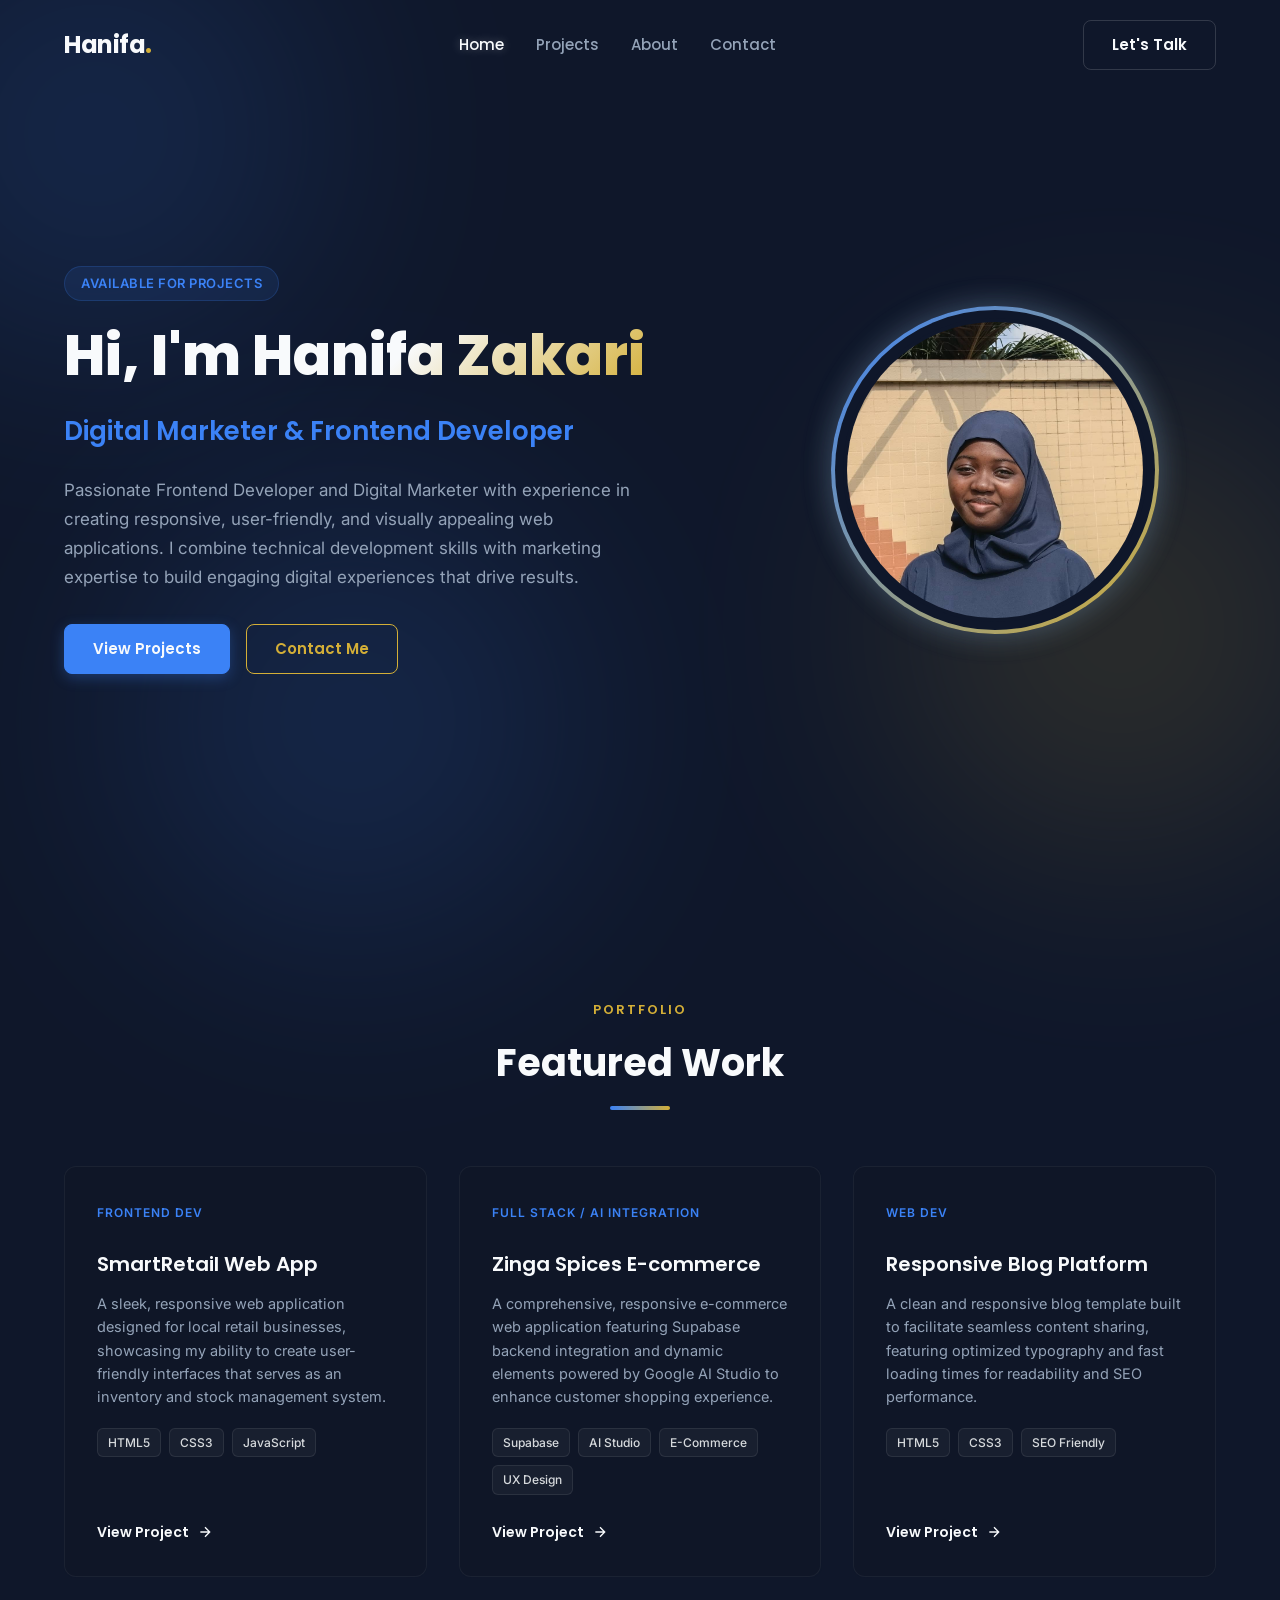
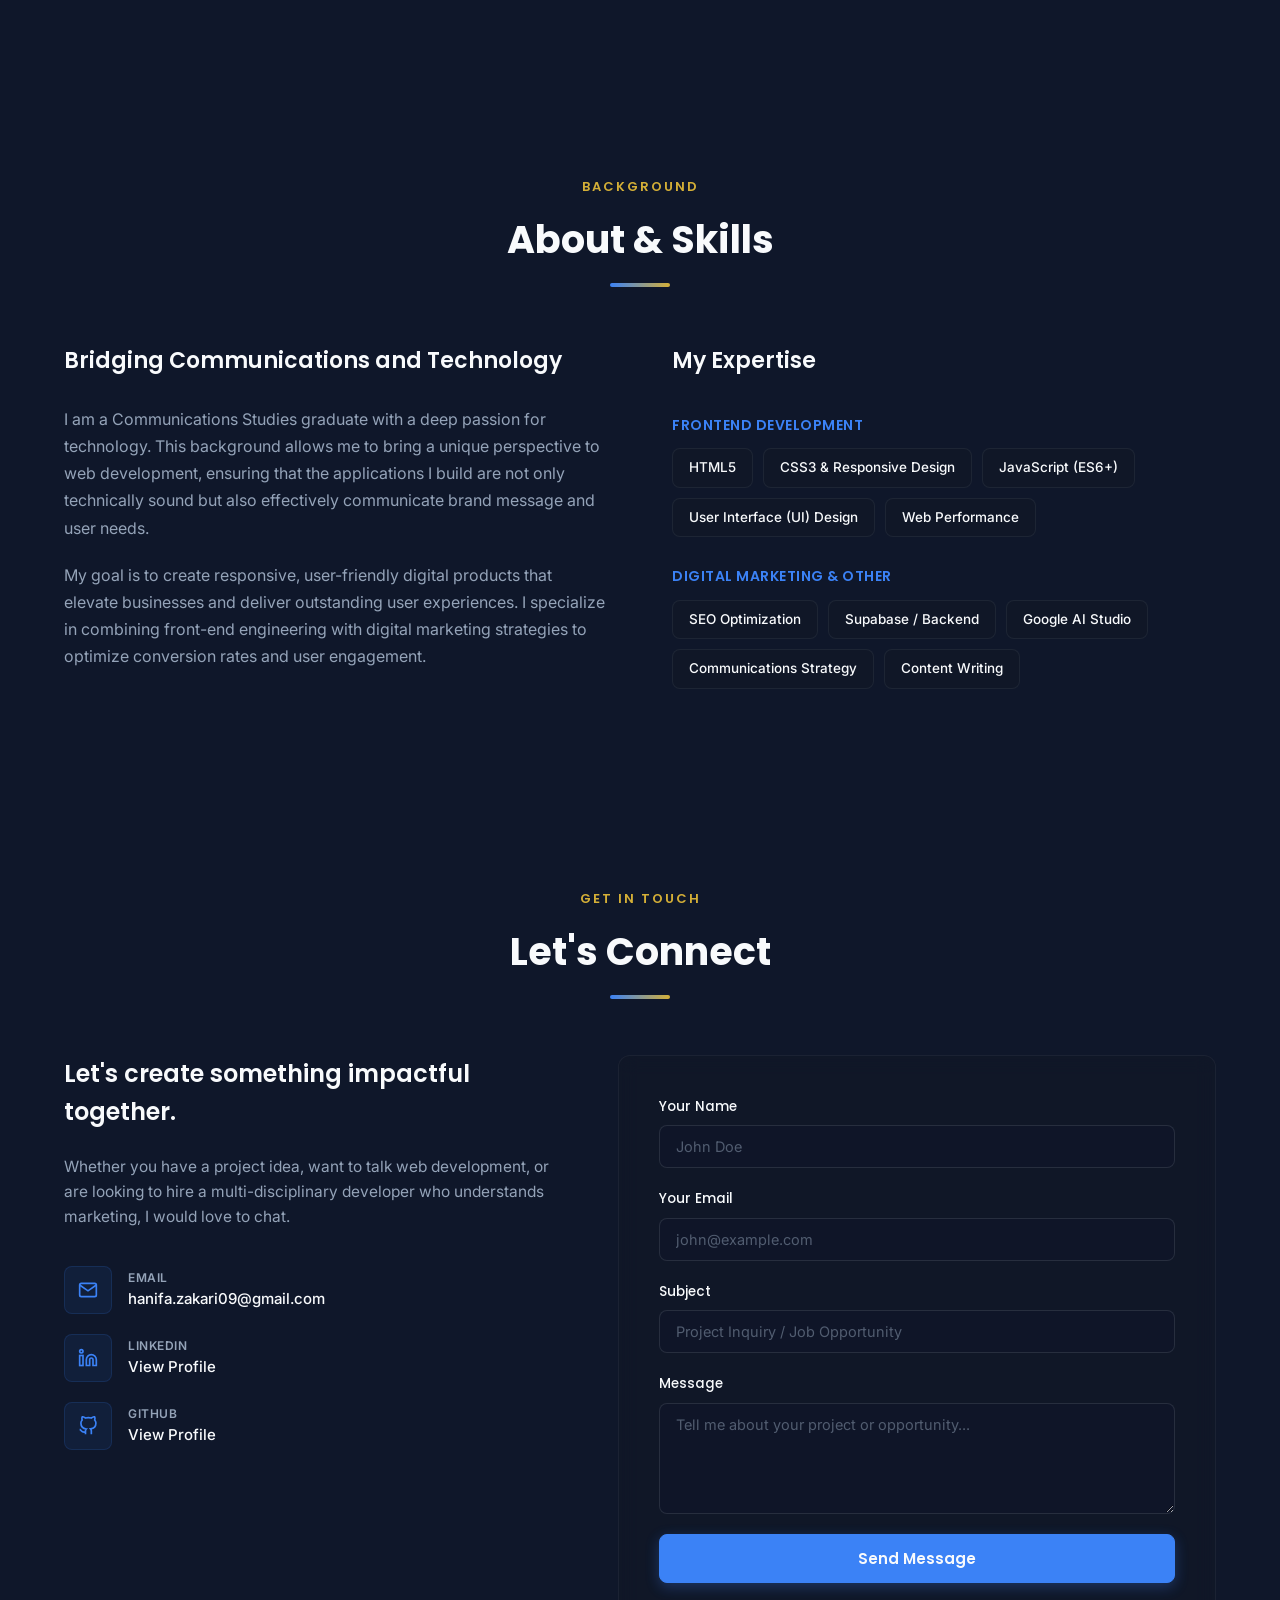
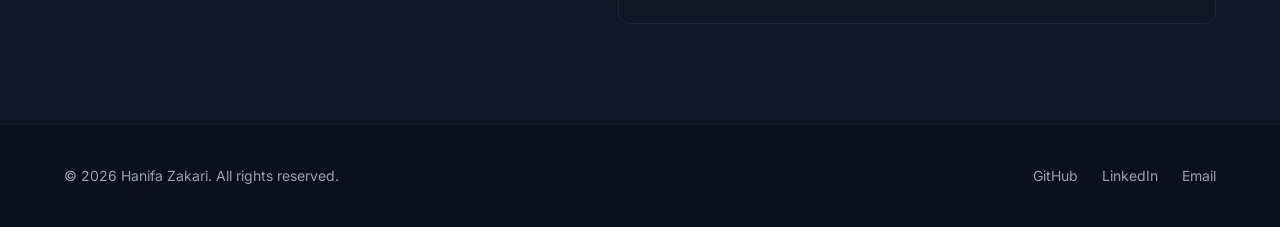
<file: index.html>
<!DOCTYPE html>
<html lang="en">
<head>
    <meta charset="UTF-8">
    <meta name="viewport" content="width=device-width, initial-scale=1.0">
    <link rel="preconnect" href="https://fonts.googleapis.com">
    <link rel="preconnect" href="https://fonts.gstatic.com" crossorigin>
    <link href="https://fonts.googleapis.com/css2?family=Inter:wght@300;400;500;600;700&family=Poppins:wght@400;500;600;700;800&display=swap" rel="stylesheet">
    <link rel="stylesheet" href="style.css">
    <title>Hanifa Zakari | Digital Marketer & Frontend Developer</title>
</head>
<body>
    <!-- Ambient background glow elements -->
    <div class="ambient-glow glow-1"></div>
    <div class="ambient-glow glow-2"></div>
    <div class="ambient-glow glow-3"></div>

    <!-- Header Navigation -->
    <header class="header">
        <div class="container header-container">
            <a href="#" class="logo">
                <span class="logo-text">Hanifa</span><span class="logo-accent">.</span>
            </a>
            <nav class="nav-menu">
                <a href="#home" class="nav-link active">Home</a>
                <a href="#projects" class="nav-link">Projects</a>
                <a href="#about" class="nav-link">About</a>
                <a href="#contact" class="nav-link">Contact</a>
            </nav>
            <div class="nav-actions">
                <a href="#contact" class="btn btn-outline nav-btn">Let's Talk</a>
                <!-- Mobile menu toggle -->
                <button class="mobile-toggle" aria-label="Toggle Menu">
                    <span class="bar"></span>
                    <span class="bar"></span>
                    <span class="bar"></span>
                </button>
            </div>
        </div>
    </header>

    <!-- Home/Hero Section -->
    <section id="home" class="hero-section">
        <div class="container hero-container">
            <div class="hero-content">
                <div class="badge-container">
                    <span class="hero-badge">Available for Projects</span>
                </div>
                <h1 class="hero-title">
                     Hi, I'm <span class="text-gradient">Hanifa Zakari</span>
                </h1>
                <h2 class="hero-subtitle">Digital Marketer &amp; Frontend Developer</h2>
                <p class="hero-description">
                    Passionate Frontend Developer and Digital Marketer with experience in creating responsive, user-friendly, and visually appealing web applications. I combine technical development skills with marketing expertise to build engaging digital experiences that drive results.
                </p>
                <div class="hero-ctas">
                    <a href="#projects" class="btn btn-primary">View Projects</a>
                    <a href="#contact" class="btn btn-secondary">Contact Me</a>
                </div>
            </div>
            <div class="hero-image-area">
                <div class="profile-image-container">
                    <div class="glow-ring"></div>
                    <img src="my image.jpeg" alt="Hanifa Zakari" class="profile-pic" onerror="this.onerror=null; this.src='my image.jpeg';">
                </div>
            </div>
        </div>
    </section>

    <!-- Projects Section -->
    <section id="projects" class="projects-section">
        <div class="container">
            <div class="section-header">
                <span class="section-tag">Portfolio</span>
                <h2 class="section-title">Featured Work</h2>
                <div class="section-divider"></div>
            </div>
            
            <div class="projects-grid">
                <!-- Project 1 -->
                <div class="project-card">
                    <div class="project-header">
                        <span class="project-category">Frontend Dev</span>
                    </div>
                    <div class="project-body">
                        <h3 class="project-title">SmartRetail Web App</h3>
                        <p class="project-desc">
                            A sleek, responsive web application designed for local retail businesses, showcasing my ability to create user-friendly interfaces that serves as an inventory and stock management system.
                        </p>
                        <div class="project-tags">
                            <span class="tag">HTML5</span>
                            <span class="tag">CSS3</span>
                            <span class="tag">JavaScript</span>
                        </div>
                    </div>
                    <div class="project-footer">
                        <a href="index.html" class="project-link">
                            View Project
                            <svg class="link-icon" viewBox="0 0 24 24" fill="none" stroke="currentColor" stroke-width="2"><path d="M5 12h14M12 5l7 7-7 7"/></svg>
                        </a>
                    </div>
                </div>

                <!-- Project 2 -->
                <div class="project-card">
                    <div class="project-header">
                        <span class="project-category">Full Stack / AI Integration</span>
                    </div>
                    <div class="project-body">
                        <h3 class="project-title">Zinga Spices E-commerce</h3>
                        <p class="project-desc">
                            A comprehensive, responsive e-commerce web application featuring Supabase backend integration and dynamic elements powered by Google AI Studio to enhance customer shopping experience.
                        </p>
                        <div class="project-tags">
                            <span class="tag">Supabase</span>
                            <span class="tag">AI Studio</span>
                            <span class="tag">E-Commerce</span>
                            <span class="tag">UX Design</span>
                        </div>
                    </div>
                    <div class="project-footer">
                        <a href="https://aistudio.google.com/app/prompts?state=%7B%22ids%22:%5B%2219z-slMyheX2odTh918W4MUyEW6sodBak%22%5D,%22action%22:%22open%22,%22userId%22:%22107459661778329008125%22,%22resourceKeys%22:%7B%7D%7D&usp=sharing" target="_blank" class="project-link">
                            View Project
                            <svg class="link-icon" viewBox="0 0 24 24" fill="none" stroke="currentColor" stroke-width="2"><path d="M5 12h14M12 5l7 7-7 7"/></svg>
                        </a>
                    </div>
                </div>

                <!-- Project 3 -->
                <div class="project-card">
                    <div class="project-header">
                        <span class="project-category">Web Dev</span>
                    </div>
                    <div class="project-body">
                        <h3 class="project-title">Responsive Blog Platform</h3>
                        <p class="project-desc">
                            A clean and responsive blog template built to facilitate seamless content sharing, featuring optimized typography and fast loading times for readability and SEO performance.
                        </p>
                        <div class="project-tags">
                            <span class="tag">HTML5</span>
                            <span class="tag">CSS3</span>
                            <span class="tag">SEO Friendly</span>
                        </div>
                    </div>
                    <div class="project-footer">
                        <a href="index.html" class="project-link">
                            View Project
                            <svg class="link-icon" viewBox="0 0 24 24" fill="none" stroke="currentColor" stroke-width="2"><path d="M5 12h14M12 5l7 7-7 7"/></svg>
                        </a>
                    </div>
                </div>
            </div>
        </div>
    </section>

    <!-- About & Skills Section -->
    <section id="about" class="about-section">
        <div class="container">
            <div class="section-header">
                <span class="section-tag">Background</span>
                <h2 class="section-title">About &amp; Skills</h2>
                <div class="section-divider"></div>
            </div>
            
            <div class="about-grid">
                <div class="about-info">
                    <h3 class="about-subtitle">Bridging Communications and Technology</h3>
                    <p class="about-text">
                        I am a Communications Studies graduate with a deep passion for technology. This background allows me to bring a unique perspective to web development, ensuring that the applications I build are not only technically sound but also effectively communicate brand message and user needs.
                    </p>
                    <p class="about-text">
                        My goal is to create responsive, user-friendly digital products that elevate businesses and deliver outstanding user experiences. I specialize in combining front-end engineering with digital marketing strategies to optimize conversion rates and user engagement.
                    </p>
                </div>
                
                <div class="skills-container">
                    <h3 class="about-subtitle">My Expertise</h3>
                    
                    <div class="skills-category">
                        <h4 class="category-title">Frontend Development</h4>
                        <div class="skills-grid">
                            <span class="skill-badge">HTML5</span>
                            <span class="skill-badge">CSS3 &amp; Responsive Design</span>
                            <span class="skill-badge">JavaScript (ES6+)</span>
                            <span class="skill-badge">User Interface (UI) Design</span>
                            <span class="skill-badge">Web Performance</span>
                        </div>
                    </div>

                    <div class="skills-category">
                        <h4 class="category-title">Digital Marketing &amp; Other</h4>
                        <div class="skills-grid">
                            <span class="skill-badge">SEO Optimization</span>
                            <span class="skill-badge">Supabase / Backend</span>
                            <span class="skill-badge">Google AI Studio</span>
                            <span class="skill-badge">Communications Strategy</span>
                            <span class="skill-badge">Content Writing</span>
                        </div>
                    </div>
                </div>
            </div>
        </div>
    </section>

    <!-- Contact Section -->
    <section id="contact" class="contact-section">
        <div class="container">
            <div class="section-header">
                <span class="section-tag">Get In Touch</span>
                <h2 class="section-title">Let's Connect</h2>
                <div class="section-divider"></div>
            </div>
            
            <div class="contact-grid">
                <div class="contact-details">
                    <h3 class="contact-subtitle">Let's create something impactful together.</h3>
                    <p class="contact-intro">
                        Whether you have a project idea, want to talk web development, or are looking to hire a multi-disciplinary developer who understands marketing, I would love to chat.
                    </p>
                    
                    <div class="contact-list">
                        <!-- Email -->
                        <div class="contact-item">
                            <div class="contact-icon-wrapper">
                                <svg class="contact-icon" viewBox="0 0 24 24" fill="none" stroke="currentColor" stroke-width="2"><path d="M4 4h16c1.1 0 2 .9 2 2v12c0 1.1-.9 2-2 2H4c-1.1 0-2-.9-2-2V6c0-1.1.9-2 2-2z"/><polyline points="22,6 12,13 2,6"/></svg>
                            </div>
                            <div class="contact-item-info">
                                <span class="contact-label">Email</span>
                                <a href="mailto:hanifa.zakari09@gmail.com" class="contact-value">hanifa.zakari09@gmail.com</a>
                            </div>
                        </div>

                        <!-- LinkedIn -->
                        <div class="contact-item">
                            <div class="contact-icon-wrapper">
                                <svg class="contact-icon" viewBox="0 0 24 24" fill="none" stroke="currentColor" stroke-width="2"><path d="M16 8a6 6 0 0 1 6 6v7h-4v-7a2 2 0 0 0-2-2 2 2 0 0 0-2 2v7h-4v-7a6 6 0 0 1 6-6z"/><rect x="2" y="9" width="4" height="12"/><circle cx="4" cy="4" r="2"/></svg>
                            </div>
                            <div class="contact-item-info">
                                <span class="contact-label">LinkedIn</span>
                                <a href="https://www.linkedin.com/in/hanifa-zakari-865978395?utm_source=share&utm_campaign=share_via&utm_content=profile&utm_medium=android_app" target="_blank" class="contact-value">View Profile</a>
                            </div>
                        </div>

                        <!-- GitHub -->
                        <div class="contact-item">
                            <div class="contact-icon-wrapper">
                                <svg class="contact-icon" viewBox="0 0 24 24" fill="none" stroke="currentColor" stroke-width="2"><path d="M9 19c-5 1.5-5-2.5-7-3m14 6v-3.87a3.37 3.37 0 0 0-.94-2.61c3.14-.35 6.44-1.54 6.44-7A5.44 5.44 0 0 0 20 4.77 5.07 5.07 0 0 0 19.91 1S18.73.65 16 2.48a13.38 13.38 0 0 0-7 0C6.27.65 5.09 1 5.09 1A5.07 5.07 0 0 0 5 4.77a5.44 5.44 0 0 0-1.5 3.78c0 5.42 3.3 6.61 6.44 7A3.37 3.37 0 0 0 9 18.13V22"/></svg>
                            </div>
                            <div class="contact-item-info">
                                <span class="contact-label">GitHub</span>
                                <a href="https://github.com/hajiahanifazakari/my-portfolio" target="_blank" class="contact-value">View Profile</a>
                            </div>
                        </div>
                    </div>
                </div>
                
                <div class="contact-form-container">
                    <form class="contact-form" action="#" method="POST" onsubmit="event.preventDefault(); alert('Thank you for reaching out! Hanifa will get back to you shortly.');">
                        <div class="form-group">
                            <label for="name">Your Name</label>
                            <input type="text" id="name" name="name" placeholder="John Doe" required>
                        </div>
                        
                        <div class="form-group">
                            <label for="email">Your Email</label>
                            <input type="email" id="email" name="email" placeholder="john@example.com" required>
                        </div>

                        <div class="form-group">
                            <label for="subject">Subject</label>
                            <input type="text" id="subject" name="subject" placeholder="Project Inquiry / Job Opportunity" required>
                        </div>
                        
                        <div class="form-group">
                            <label for="message">Message</label>
                            <textarea id="message" name="message" rows="5" placeholder="Tell me about your project or opportunity..." required></textarea>
                        </div>
                        
                        <button type="submit" class="btn btn-primary btn-block">Send Message</button>
                    </form>
                </div>
            </div>
        </div>
    </section>

    <!-- Footer -->
    <footer class="footer">
        <div class="container footer-container">
            <p class="copyright">&copy; 2026 Hanifa Zakari. All rights reserved.</p>
            <div class="footer-links">
                <a href="https://github.com/hajiahanifazakari/my-portfolio" target="_blank" aria-label="GitHub">GitHub</a>
                <a href="https://www.linkedin.com/in/hanifa-zakari-865978395?utm_source=share&utm_campaign=share_via&utm_content=profile&utm_medium=android_app" target="_blank" aria-label="LinkedIn">LinkedIn</a>
                <a href="mailto:hanifa.zakari09@gmail.com" aria-label="Email">Email</a>
            </div>
        </div>
    </footer>

    <!-- JavaScript for Interactions -->
    <script>
        // Smooth scrolling for navigation links
        document.querySelectorAll('a[href^="#"]').forEach(anchor => {
            anchor.addEventListener('click', function (e) {
                const hrefVal = this.getAttribute('href');
                if (hrefVal === '#') return;
                e.preventDefault();
                
                const target = document.querySelector(hrefVal);
                if (target) {
                    target.scrollIntoView({
                        behavior: 'smooth',
                        block: 'start'
                    });
                }
            });
        });

        // Sticky header transition on scroll
        const header = document.querySelector('.header');
        window.addEventListener('scroll', () => {
            if (window.scrollY > 50) {
                header.classList.add('scrolled');
            } else {
                header.classList.remove('scrolled');
            }
        });

        // Mobile toggle menu
        const mobileToggle = document.querySelector('.mobile-toggle');
        const navMenu = document.querySelector('.nav-menu');

        mobileToggle.addEventListener('click', () => {
            mobileToggle.classList.toggle('active');
            navMenu.classList.toggle('active');
        });

        // Close menu when clicking a nav link
        document.querySelectorAll('.nav-link').forEach(link => {
            link.addEventListener('click', () => {
                mobileToggle.classList.remove('active');
                navMenu.classList.remove('active');
            });
        });
    </script>
</body>
</html>
</file>
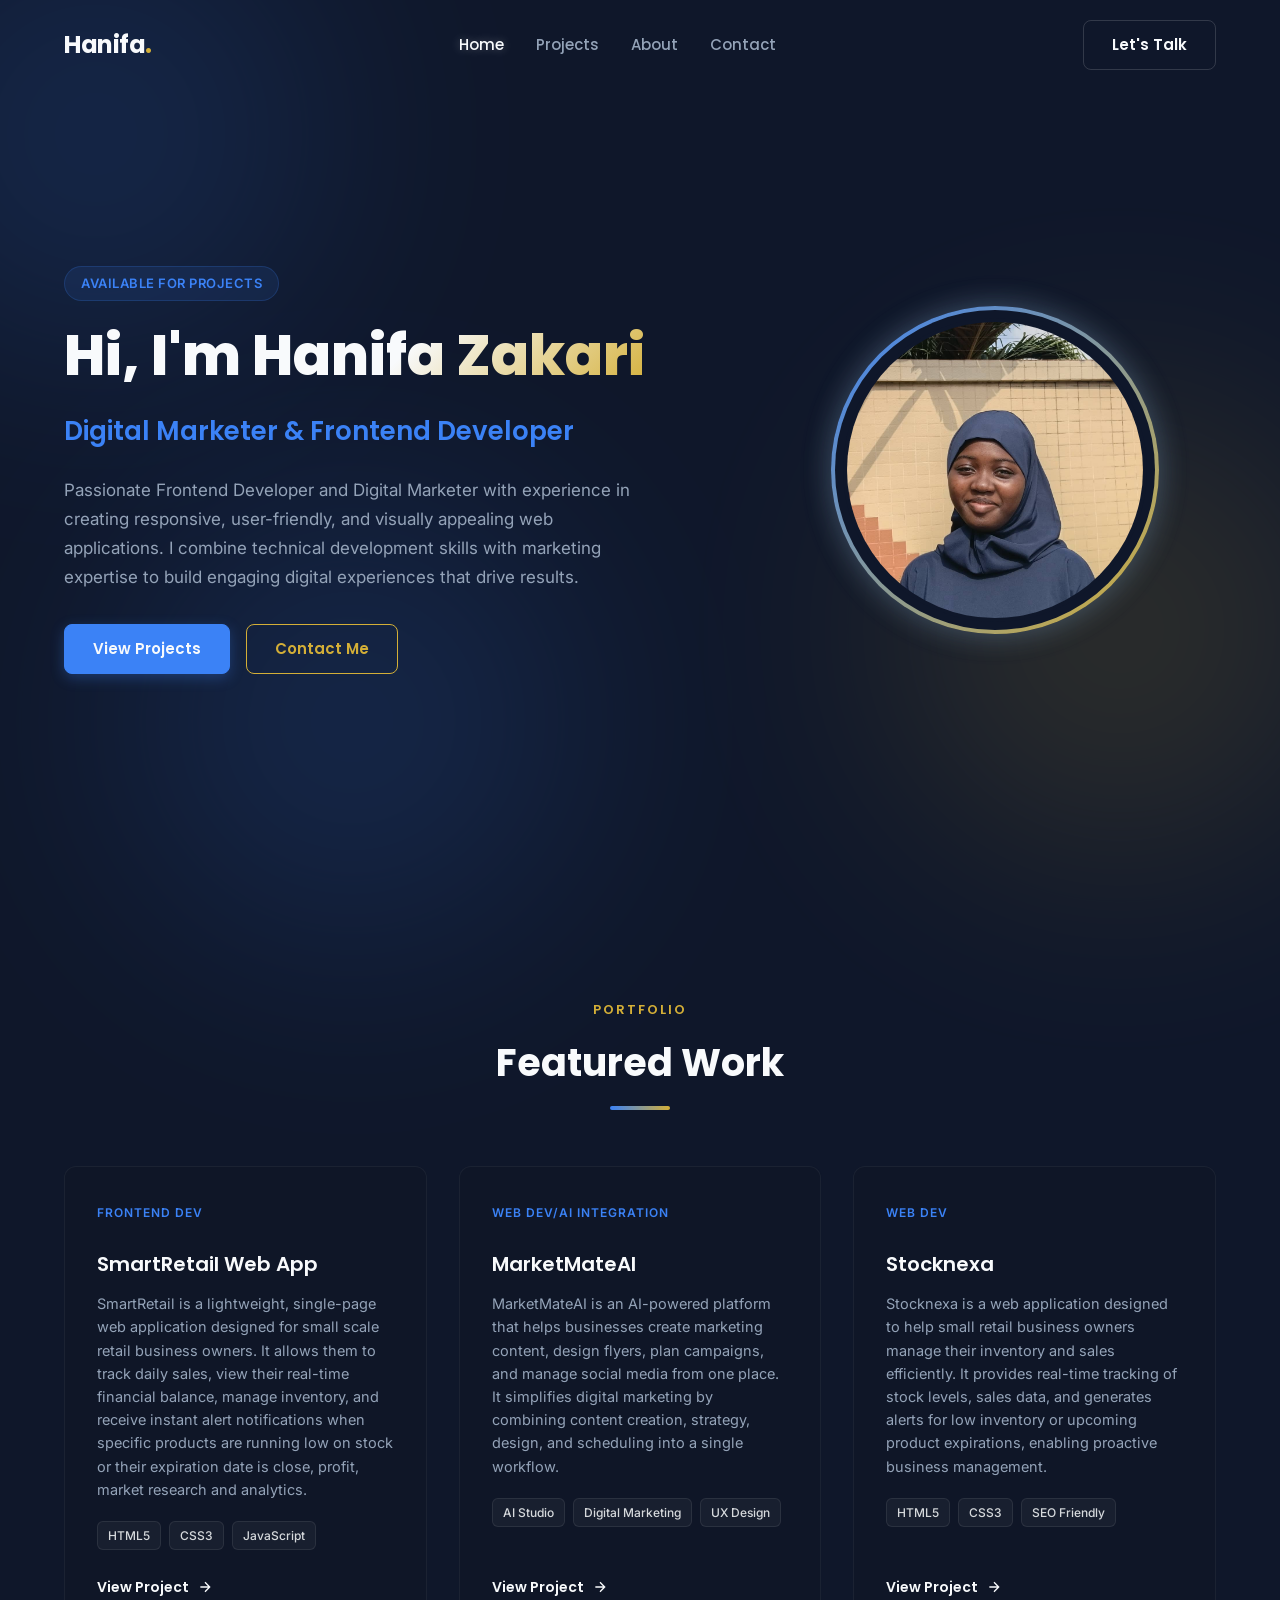
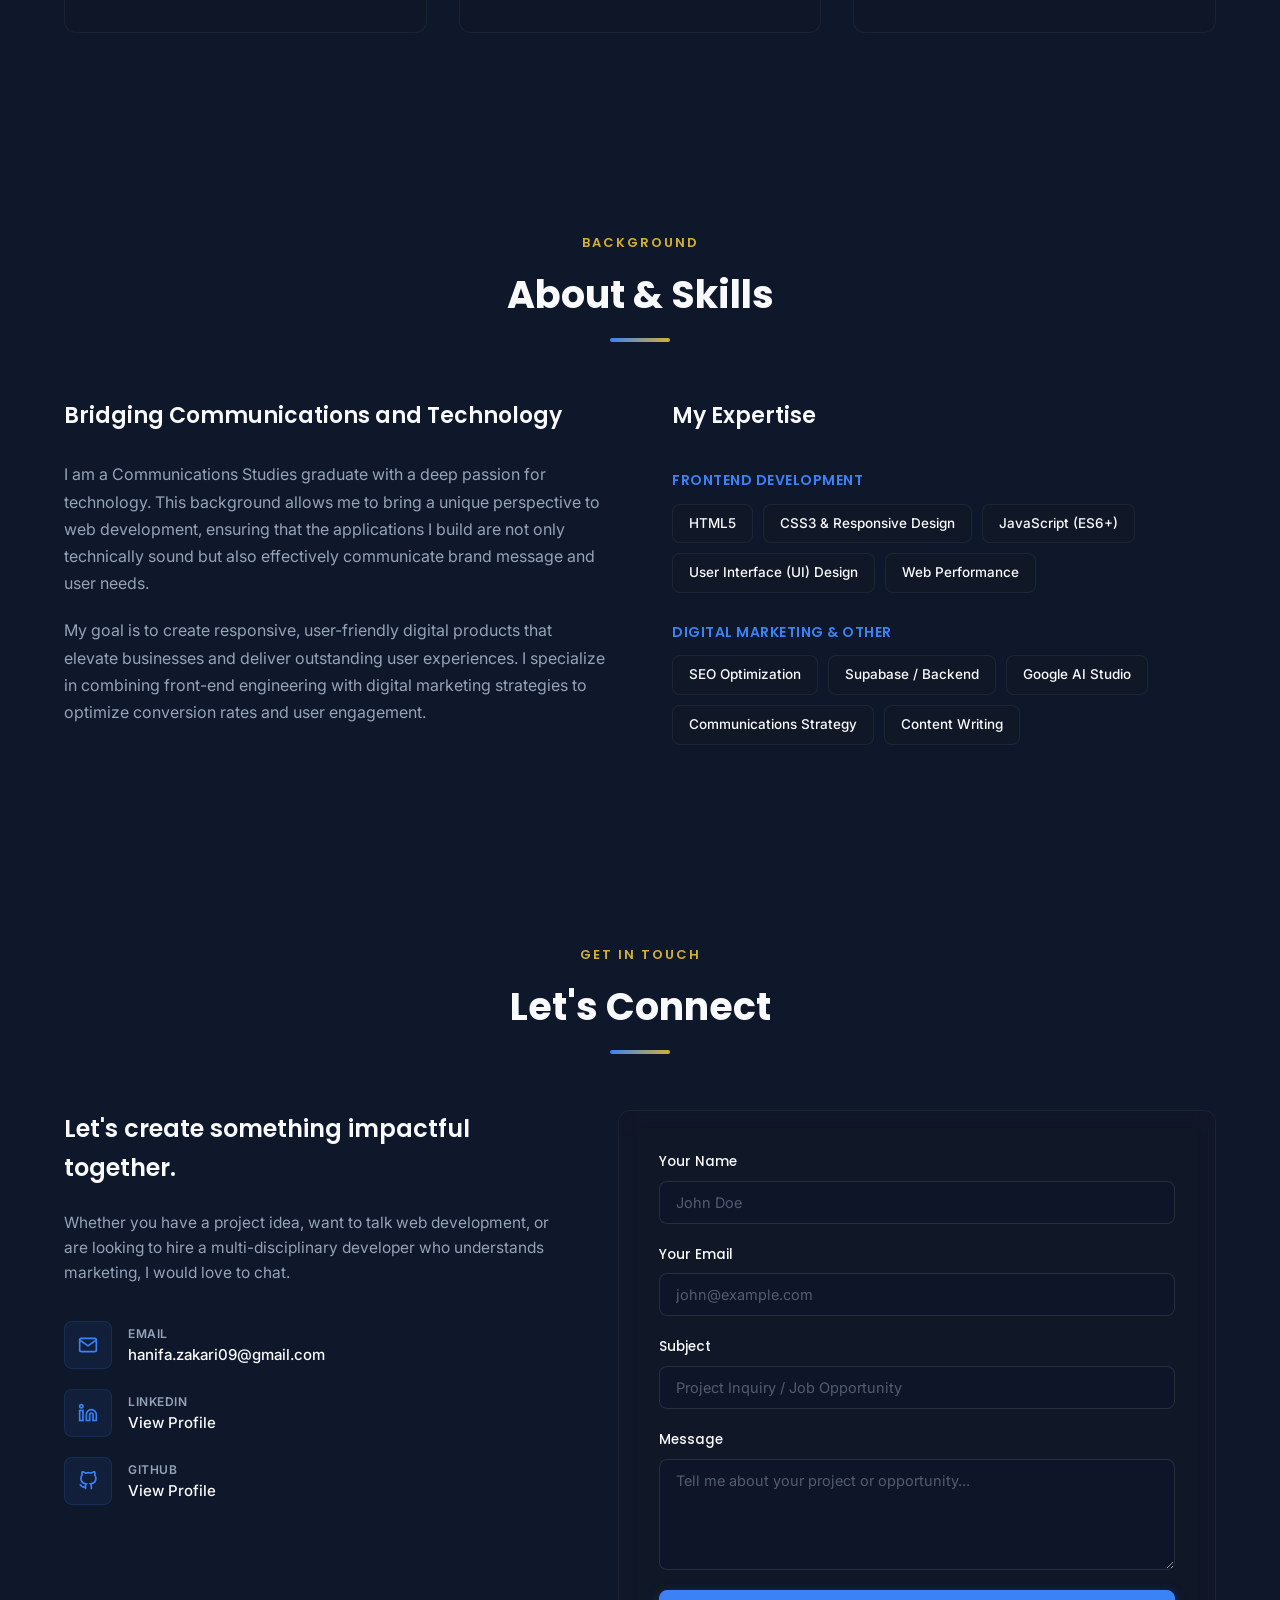
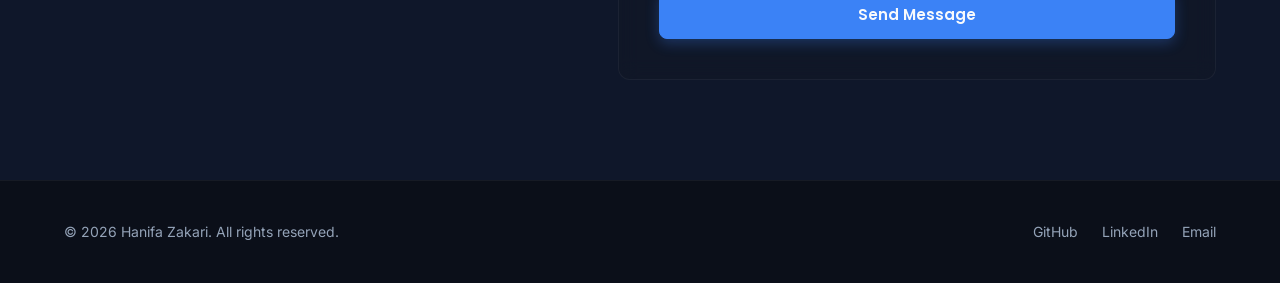
<file: My Portfolio.html>
<!DOCTYPE html>
<html lang="en">
<head>
    <meta charset="UTF-8">
    <meta name="viewport" content="width=device-width, initial-scale=1.0">
    <link rel="preconnect" href="https://fonts.googleapis.com">
    <link rel="preconnect" href="https://fonts.gstatic.com" crossorigin>
    <link href="https://fonts.googleapis.com/css2?family=Inter:wght@300;400;500;600;700&family=Poppins:wght@400;500;600;700;800&display=swap" rel="stylesheet">
    <link rel="stylesheet" href="style.css">
    <title>Hanifa Zakari | Digital Marketer & Frontend Developer</title>
</head>
<body>
    <!-- Ambient background glow elements -->
    <div class="ambient-glow glow-1"></div>
    <div class="ambient-glow glow-2"></div>
    <div class="ambient-glow glow-3"></div>

    <!-- Header Navigation -->
    <header class="header">
        <div class="container header-container">
            <a href="#" class="logo">
                <span class="logo-text">Hanifa</span><span class="logo-accent">.</span>
            </a>
            <nav class="nav-menu">
                <a href="#home" class="nav-link active">Home</a>
                <a href="#projects" class="nav-link">Projects</a>
                <a href="#about" class="nav-link">About</a>
                <a href="#contact" class="nav-link">Contact</a>
            </nav>
            <div class="nav-actions">
                <a href="#contact" class="btn btn-outline nav-btn">Let's Talk</a>
                <!-- Mobile menu toggle -->
                <button class="mobile-toggle" aria-label="Toggle Menu">
                    <span class="bar"></span>
                    <span class="bar"></span>
                    <span class="bar"></span>
                </button>
            </div>
        </div>
    </header>

    <!-- Home/Hero Section -->
    <section id="home" class="hero-section">
        <div class="container hero-container">
            <div class="hero-content">
                <div class="badge-container">
                    <span class="hero-badge">Available for Projects</span>
                </div>
                <h1 class="hero-title">
                    Hi, I'm <span class="text-gradient">Hanifa Zakari</span>
                </h1>
                <h2 class="hero-subtitle">Digital Marketer &amp; Frontend Developer</h2>
                <p class="hero-description">
                    Passionate Frontend Developer and Digital Marketer with experience in creating responsive, user-friendly, and visually appealing web applications. I combine technical development skills with marketing expertise to build engaging digital experiences that drive results.
                </p>
                <div class="hero-ctas">
                    <a href="#projects" class="btn btn-primary">View Projects</a>
                    <a href="#contact" class="btn btn-secondary">Contact Me</a>
                </div>
            </div>
            <div class="hero-image-area">
                <div class="profile-image-container">
                    <div class="glow-ring"></div>
                    <img src="my image.jpeg" alt="Hanifa Zakari" class="profile-pic" onerror="this.onerror=null; this.src='my image.jpeg';">
                </div>
            </div>
        </div>
    </section>

    <!-- Projects Section -->
    <section id="projects" class="projects-section">
        <div class="container">
            <div class="section-header">
                <span class="section-tag">Portfolio</span>
                <h2 class="section-title">Featured Work</h2>
                <div class="section-divider"></div>
            </div>
            
            <div class="projects-grid">
                <!-- Project 1 -->
                <div class="project-card">
                    <div class="project-header">
                        <span class="project-category">Frontend Dev</span>
                    </div>
                    <div class="project-body">
                        <h3 class="project-title">SmartRetail Web App</h3>
                        <p class="project-desc">
                         SmartRetail is a lightweight, single-page web application designed for small scale retail business owners. It allows them to track daily sales, view their real-time financial balance, manage inventory, and receive instant alert notifications when specific products are running low on stock or their expiration date is close, profit, market research and analytics.
                        </p>
                        <div class="project-tags">
                            <span class="tag">HTML5</span>
                            <span class="tag">CSS3</span>
                            <span class="tag">JavaScript</span>
                        </div>
                    </div>
                    <div class="project-footer">
                        <a href="https://stocknexaai.netlify.app/" class="project-link">
                            View Project
                            <svg class="link-icon" viewBox="0 0 24 24" fill="none" stroke="currentColor" stroke-width="2"><path d="M5 12h14M12 5l7 7-7 7"/></svg>
                        </a>
                    </div>
                </div>

                <!-- Project 2 -->
                <div class="project-card">
                    <div class="project-header">
                        <span class="project-category">WEB DEV/AI Integration</span>
                    </div>
                    <div class="project-body">
                        <h3 class="project-title">MarketMateAI</h3>
                        <p class="project-desc">
                         MarketMateAI is an AI-powered platform that helps businesses create marketing content, design flyers, plan campaigns, and manage social media from one place. It simplifies digital marketing by combining content creation, strategy, design, and scheduling into a single workflow.
                        </p>
                        <div class="project-tags">
                            <span class="tag">AI Studio</span>
                            <span class="tag">Digital Marketing</span>
                            <span class="tag">UX Design</span>
                        </div>
                    </div>
                    <div class="project-footer">
                        <a href="https://marketrightai.netlify.app/ " target="_blank" class="project-link">
                            View Project
                            <svg class="link-icon" viewBox="0 0 24 24" fill="none" stroke="currentColor" stroke-width="2"><path d="M5 12h14M12 5l7 7-7 7"/></svg>
                        </a>
                    </div>
                </div>

                <!-- Project 3 -->
                <div class="project-card">
                    <div class="project-header">
                        <span class="project-category">Web Dev</span>
                    </div>
                    <div class="project-body">
                        <h3 class="project-title">Stocknexa</h3>
                        <p class="project-desc">
                            Stocknexa is a web application designed to help small retail business owners manage their inventory and sales efficiently. It provides real-time tracking of stock levels, sales data, and generates alerts for low inventory or upcoming product expirations, enabling proactive business management.
                        </p>
                        <div class="project-tags">
                            <span class="tag">HTML5</span>
                            <span class="tag">CSS3</span>
                            <span class="tag">SEO Friendly</span>
                        </div>
                    </div>
                    <div class="project-footer">
                        <a href="My Portfolio.html" class="project-link">
                            View Project
                            <svg class="link-icon" viewBox="0 0 24 24" fill="none" stroke="currentColor" stroke-width="2"><path d="M5 12h14M12 5l7 7-7 7"/></svg>
                        </a>
                    </div>
                </div>
            </div>
        </div>
    </section>

    <!-- About & Skills Section -->
    <section id="about" class="about-section">
        <div class="container">
            <div class="section-header">
                <span class="section-tag">Background</span>
                <h2 class="section-title">About &amp; Skills</h2>
                <div class="section-divider"></div>
            </div>
            
            <div class="about-grid">
                <div class="about-info">
                    <h3 class="about-subtitle">Bridging Communications and Technology</h3>
                    <p class="about-text">
                        I am a Communications Studies graduate with a deep passion for technology. This background allows me to bring a unique perspective to web development, ensuring that the applications I build are not only technically sound but also effectively communicate brand message and user needs.
                    </p>
                    <p class="about-text">
                        My goal is to create responsive, user-friendly digital products that elevate businesses and deliver outstanding user experiences. I specialize in combining front-end engineering with digital marketing strategies to optimize conversion rates and user engagement.
                    </p>
                </div>
                
                <div class="skills-container">
                    <h3 class="about-subtitle">My Expertise</h3>
                    
                    <div class="skills-category">
                        <h4 class="category-title">Frontend Development</h4>
                        <div class="skills-grid">
                            <span class="skill-badge">HTML5</span>
                            <span class="skill-badge">CSS3 &amp; Responsive Design</span>
                            <span class="skill-badge">JavaScript (ES6+)</span>
                            <span class="skill-badge">User Interface (UI) Design</span>
                            <span class="skill-badge">Web Performance</span>
                        </div>
                    </div>

                    <div class="skills-category">
                        <h4 class="category-title">Digital Marketing &amp; Other</h4>
                        <div class="skills-grid">
                            <span class="skill-badge">SEO Optimization</span>
                            <span class="skill-badge">Supabase / Backend</span>
                            <span class="skill-badge">Google AI Studio</span>
                            <span class="skill-badge">Communications Strategy</span>
                            <span class="skill-badge">Content Writing</span>
                        </div>
                    </div>
                </div>
            </div>
        </div>
    </section>

    <!-- Contact Section -->
    <section id="contact" class="contact-section">
        <div class="container">
            <div class="section-header">
                <span class="section-tag">Get In Touch</span>
                <h2 class="section-title">Let's Connect</h2>
                <div class="section-divider"></div>
            </div>
            
            <div class="contact-grid">
                <div class="contact-details">
                    <h3 class="contact-subtitle">Let's create something impactful together.</h3>
                    <p class="contact-intro">
                        Whether you have a project idea, want to talk web development, or are looking to hire a multi-disciplinary developer who understands marketing, I would love to chat.
                    </p>
                    
                    <div class="contact-list">
                        <!-- Email -->
                        <div class="contact-item">
                            <div class="contact-icon-wrapper">
                                <svg class="contact-icon" viewBox="0 0 24 24" fill="none" stroke="currentColor" stroke-width="2"><path d="M4 4h16c1.1 0 2 .9 2 2v12c0 1.1-.9 2-2 2H4c-1.1 0-2-.9-2-2V6c0-1.1.9-2 2-2z"/><polyline points="22,6 12,13 2,6"/></svg>
                            </div>
                            <div class="contact-item-info">
                                <span class="contact-label">Email</span>
                                <a href="mailto:hanifa.zakari09@gmail.com" class="contact-value">hanifa.zakari09@gmail.com</a>
                            </div>
                        </div>

                        <!-- LinkedIn -->
                        <div class="contact-item">
                            <div class="contact-icon-wrapper">
                                <svg class="contact-icon" viewBox="0 0 24 24" fill="none" stroke="currentColor" stroke-width="2"><path d="M16 8a6 6 0 0 1 6 6v7h-4v-7a2 2 0 0 0-2-2 2 2 0 0 0-2 2v7h-4v-7a6 6 0 0 1 6-6z"/><rect x="2" y="9" width="4" height="12"/><circle cx="4" cy="4" r="2"/></svg>
                            </div>
                            <div class="contact-item-info">
                                <span class="contact-label">LinkedIn</span>
                                <a href="https://www.linkedin.com/in/hanifa-zakari-865978395?utm_source=share&utm_campaign=share_via&utm_content=profile&utm_medium=android_app" target="_blank" class="contact-value">View Profile</a>
                            </div>
                        </div>

                        <!-- GitHub -->
                        <div class="contact-item">
                            <div class="contact-icon-wrapper">
                                <svg class="contact-icon" viewBox="0 0 24 24" fill="none" stroke="currentColor" stroke-width="2"><path d="M9 19c-5 1.5-5-2.5-7-3m14 6v-3.87a3.37 3.37 0 0 0-.94-2.61c3.14-.35 6.44-1.54 6.44-7A5.44 5.44 0 0 0 20 4.77 5.07 5.07 0 0 0 19.91 1S18.73.65 16 2.48a13.38 13.38 0 0 0-7 0C6.27.65 5.09 1 5.09 1A5.07 5.07 0 0 0 5 4.77a5.44 5.44 0 0 0-1.5 3.78c0 5.42 3.3 6.61 6.44 7A3.37 3.37 0 0 0 9 18.13V22"/></svg>
                            </div>
                            <div class="contact-item-info">
                                <span class="contact-label">GitHub</span>
                                <a href="https://github.com/hajiahanifazakari/my-portfolio" target="_blank" class="contact-value">View Profile</a>
                            </div>
                        </div>
                    </div>
                </div>
                
                <div class="contact-form-container">
                    <form class="contact-form" action="#" method="POST" onsubmit="event.preventDefault(); alert('Thank you for reaching out! Hanifa will get back to you shortly.');">
                        <div class="form-group">
                            <label for="name">Your Name</label>
                            <input type="text" id="name" name="name" placeholder="John Doe" required>
                        </div>
                        
                        <div class="form-group">
                            <label for="email">Your Email</label>
                            <input type="email" id="email" name="email" placeholder="john@example.com" required>
                        </div>

                        <div class="form-group">
                            <label for="subject">Subject</label>
                            <input type="text" id="subject" name="subject" placeholder="Project Inquiry / Job Opportunity" required>
                        </div>
                        
                        <div class="form-group">
                            <label for="message">Message</label>
                            <textarea id="message" name="message" rows="5" placeholder="Tell me about your project or opportunity..." required></textarea>
                        </div>
                        
                        <button type="submit" class="btn btn-primary btn-block">Send Message</button>
                    </form>
                </div>
            </div>
        </div>
    </section>

    <!-- Footer -->
    <footer class="footer">
        <div class="container footer-container">
            <p class="copyright">&copy; 2026 Hanifa Zakari. All rights reserved.</p>
            <div class="footer-links">
                <a href="https://github.com/hajiahanifazakari/my-portfolio" target="_blank" aria-label="GitHub">GitHub</a>
                <a href="https://www.linkedin.com/in/hanifa-zakari-865978395?utm_source=share&utm_campaign=share_via&utm_content=profile&utm_medium=android_app" target="_blank" aria-label="LinkedIn">LinkedIn</a>
                <a href="mailto:hanifa.zakari09@gmail.com" aria-label="Email">Email</a>
            </div>
        </div>
    </footer>

    <!-- JavaScript for Interactions -->
    <script>
        // Smooth scrolling for navigation links
        document.querySelectorAll('a[href^="#"]').forEach(anchor => {
            anchor.addEventListener('click', function (e) {
                const hrefVal = this.getAttribute('href');
                if (hrefVal === '#') return;
                e.preventDefault();
                
                const target = document.querySelector(hrefVal);
                if (target) {
                    target.scrollIntoView({
                        behavior: 'smooth',
                        block: 'start'
                    });
                }
            });
        });

        // Sticky header transition on scroll
        const header = document.querySelector('.header');
        window.addEventListener('scroll', () => {
            if (window.scrollY > 50) {
                header.classList.add('scrolled');
            } else {
                header.classList.remove('scrolled');
            }
        });

        // Mobile toggle menu
        const mobileToggle = document.querySelector('.mobile-toggle');
        const navMenu = document.querySelector('.nav-menu');

        mobileToggle.addEventListener('click', () => {
            mobileToggle.classList.toggle('active');
            navMenu.classList.toggle('active');
        });

        // Close menu when clicking a nav link
        document.querySelectorAll('.nav-link').forEach(link => {
            link.addEventListener('click', () => {
                mobileToggle.classList.remove('active');
                navMenu.classList.remove('active');
            });
        });
    </script>
</body>
</html>
</file>
<file: style.css>
/* ==========================================
   Hanifa Zakari Portfolio Design System
   ========================================== */

/* Variables */
:root {
  --font-heading: 'Poppins', -apple-system, BlinkMacSystemFont, "Segoe UI", Roboto, Helvetica, Arial, sans-serif;
  --font-body: 'Inter', -apple-system, BlinkMacSystemFont, "Segoe UI", Roboto, Helvetica, Arial, sans-serif;
  
  --bg-dark: #0F172A;        /* Dark Navy */
  --bg-card: #111827;        /* Charcoal */
  --bg-card-hover: #1E293B;  /* Slate dark hover */
  --color-white: #F8FAFC;    /* Soft White */
  --color-gray: #94A3B8;     /* Slate Gray for text */
  --color-accent-blue: #3B82F6;  /* Accent Blue */
  --color-accent-blue-rgb: 59, 130, 246;
  --color-accent-gold: #D4AF37;  /* Accent Gold */
  --color-accent-gold-rgb: 212, 175, 55;
  
  --transition-smooth: all 0.3s cubic-bezier(0.4, 0, 0.2, 1);
  --border-radius-sm: 8px;
  --border-radius-md: 12px;
  --border-radius-lg: 24px;
}

/* Reset & Base Styles */
* {
  margin: 0;
  padding: 0;
  box-sizing: border-box;
}

html {
  scroll-behavior: smooth;
}

body {
  background-color: var(--bg-dark);
  color: var(--color-white);
  font-family: var(--font-body);
  line-height: 1.6;
  overflow-x: hidden;
  -webkit-font-smoothing: antialiased;
  -moz-osx-font-smoothing: grayscale;
}

/* Scrollbar Style */
::-webkit-scrollbar {
  width: 10px;
}
::-webkit-scrollbar-track {
  background: var(--bg-dark);
}
::-webkit-scrollbar-thumb {
  background: #1E293B;
  border-radius: 5px;
}
::-webkit-scrollbar-thumb:hover {
  background: var(--color-accent-blue);
}

/* Layout Container */
.container {
  width: 100%;
  max-width: 1200px;
  margin: 0 auto;
  padding: 0 24px;
}

/* Ambient Background Lights */
.ambient-glow {
  position: absolute;
  width: 35vw;
  height: 35vw;
  border-radius: 50%;
  filter: blur(120px);
  opacity: 0.15;
  pointer-events: none;
  z-index: 0;
}

.glow-1 {
  top: -10%;
  left: -10%;
  background: var(--color-accent-blue);
}

.glow-2 {
  top: 45%;
  right: -5%;
  background: var(--color-accent-gold);
}

.glow-3 {
  bottom: -5%;
  left: 10%;
  background: var(--color-accent-blue);
}

/* Header & Navigation */
.header {
  position: fixed;
  top: 0;
  left: 0;
  width: 100%;
  z-index: 1000;
  background: transparent;
  transition: var(--transition-smooth);
  padding: 20px 0;
  border-bottom: 1px solid transparent;
}

.header.scrolled {
  background: rgba(15, 23, 42, 0.85);
  backdrop-filter: blur(12px);
  -webkit-backdrop-filter: blur(12px);
  padding: 14px 0;
  border-bottom: 1px solid rgba(255, 255, 255, 0.05);
  box-shadow: 0 4px 30px rgba(0, 0, 0, 0.1);
}

.header-container {
  display: flex;
  justify-content: space-between;
  align-items: center;
}

.logo {
  text-decoration: none;
  font-family: var(--font-heading);
  font-weight: 700;
  font-size: 24px;
  color: var(--color-white);
  letter-spacing: -0.5px;
}

.logo-accent {
  color: var(--color-accent-gold);
}

.nav-menu {
  display: flex;
  align-items: center;
  gap: 32px;
}

.nav-link {
  text-decoration: none;
  color: var(--color-gray);
  font-weight: 500;
  font-size: 15px;
  font-family: var(--font-heading);
  transition: var(--transition-smooth);
}

.nav-link:hover, .nav-link.active {
  color: var(--color-white);
  text-shadow: 0 0 10px rgba(255, 255, 255, 0.3);
}

.nav-actions {
  display: flex;
  align-items: center;
}

/* Buttons */
.btn {
  display: inline-flex;
  align-items: center;
  justify-content: center;
  padding: 12px 28px;
  font-family: var(--font-heading);
  font-weight: 600;
  font-size: 15px;
  border-radius: var(--border-radius-sm);
  cursor: pointer;
  text-decoration: none;
  transition: var(--transition-smooth);
}

.btn-primary {
  background: var(--color-accent-blue);
  color: var(--color-white);
  border: 1px solid var(--color-accent-blue);
  box-shadow: 0 4px 14px rgba(59, 130, 246, 0.3);
}

.btn-primary:hover {
  background: var(--color-accent-blue-hover);
  border-color: var(--color-accent-blue-hover);
  transform: translateY(-2px);
  box-shadow: 0 6px 20px rgba(59, 130, 246, 0.4);
}

.btn-secondary {
  background: transparent;
  color: var(--color-accent-gold);
  border: 1.5px solid var(--color-accent-gold);
}

.btn-secondary:hover {
  background: rgba(212, 175, 55, 0.08);
  transform: translateY(-2px);
  box-shadow: 0 4px 14px rgba(212, 175, 55, 0.2);
}

.btn-outline {
  background: transparent;
  color: var(--color-white);
  border: 1px solid rgba(255, 255, 255, 0.15);
}

.btn-outline:hover {
  background: rgba(255, 255, 255, 0.05);
  border-color: var(--color-white);
}

.btn-block {
  width: 100%;
}

/* Mobile Toggle Hamburger */
.mobile-toggle {
  display: none;
  background: transparent;
  border: none;
  cursor: pointer;
  flex-direction: column;
  gap: 6px;
  padding: 4px;
}

.mobile-toggle .bar {
  display: block;
  width: 24px;
  height: 2px;
  background-color: var(--color-white);
  transition: var(--transition-smooth);
}

/* Home / Hero Section */
.hero-section {
  position: relative;
  min-height: 100vh;
  display: flex;
  align-items: center;
  padding-top: 100px;
  padding-bottom: 60px;
  z-index: 1;
}

.hero-container {
  display: grid;
  grid-template-columns: 1.2fr 0.8fr;
  align-items: center;
  gap: 48px;
}

.hero-content {
  display: flex;
  flex-direction: column;
  gap: 24px;
}

.badge-container {
  display: flex;
}

.hero-badge {
  background: rgba(59, 130, 246, 0.1);
  color: var(--color-accent-blue);
  border: 1px solid rgba(59, 130, 246, 0.2);
  padding: 6px 16px;
  border-radius: 100px;
  font-size: 13px;
  font-weight: 600;
  letter-spacing: 0.5px;
  text-transform: uppercase;
}

.hero-title {
  font-family: var(--font-heading);
  font-weight: 800;
  font-size: 56px;
  line-height: 1.1;
  color: var(--color-white);
}

.text-gradient {
  background: linear-gradient(135deg, var(--color-white) 40%, var(--color-accent-gold) 100%);
  -webkit-background-clip: text;
  -webkit-text-fill-color: transparent;
  background-clip: text;
}

.hero-subtitle {
  font-family: var(--font-heading);
  font-weight: 600;
  font-size: 26px;
  color: var(--color-accent-blue);
}

.hero-description {
  font-size: 17px;
  color: var(--color-gray);
  max-width: 580px;
  line-height: 1.7;
}

.hero-ctas {
  display: flex;
  gap: 16px;
  margin-top: 8px;
}

.hero-image-area {
  display: flex;
  justify-content: center;
  align-items: center;
}

.profile-image-container {
  position: relative;
  width: 320px;
  height: 320px;
  display: flex;
  align-items: center;
  justify-content: center;
}

.glow-ring {
  position: absolute;
  top: -4px;
  left: -4px;
  right: -4px;
  bottom: -4px;
  border-radius: 50%;
  background: linear-gradient(135deg, var(--color-accent-blue), var(--color-accent-gold));
  z-index: 1;
  padding: 4px;
  box-shadow: 0 0 30px rgba(59, 130, 246, 0.3), 0 0 30px rgba(212, 175, 55, 0.2);
  animation: borderRotate 12s linear infinite;
}

.glow-ring::after {
  content: '';
  display: block;
  height: 100%;
  width: 100%;
  background: var(--bg-dark);
  border-radius: 50%;
}

.profile-pic {
  position: relative;
  width: calc(100% - 16px);
  height: calc(100% - 16px);
  border-radius: 50%;
  object-fit: cover;
  z-index: 2;
  border: 4px solid var(--bg-dark);
  transition: var(--transition-smooth);
}

.profile-image-container:hover .profile-pic {
  transform: scale(1.03);
}

@keyframes borderRotate {
  0% { transform: rotate(0deg); }
  100% { transform: rotate(360deg); }
}

/* Sections Global */
.projects-section, .about-section, .contact-section {
  position: relative;
  padding: 100px 0;
  z-index: 1;
}

.section-header {
  margin-bottom: 56px;
  text-align: center;
  display: flex;
  flex-direction: column;
  align-items: center;
  gap: 12px;
}

.section-tag {
  color: var(--color-accent-gold);
  font-family: var(--font-heading);
  font-weight: 600;
  font-size: 13px;
  text-transform: uppercase;
  letter-spacing: 2px;
}

.section-title {
  font-family: var(--font-heading);
  font-weight: 700;
  font-size: 38px;
  color: var(--color-white);
}

.section-divider {
  width: 60px;
  height: 4px;
  background: linear-gradient(90deg, var(--color-accent-blue), var(--color-accent-gold));
  border-radius: 2px;
}

/* Projects Section */
.projects-grid {
  display: grid;
  grid-template-columns: repeat(auto-fit, minmax(320px, 1fr));
  gap: 32px;
}

.project-card {
  background: rgba(17, 24, 39, 0.7);
  backdrop-filter: blur(10px);
  -webkit-backdrop-filter: blur(10px);
  border: 1px solid rgba(255, 255, 255, 0.05);
  border-radius: var(--border-radius-md);
  padding: 32px;
  display: flex;
  flex-direction: column;
  justify-content: space-between;
  gap: 24px;
  transition: var(--transition-smooth);
  position: relative;
  overflow: hidden;
}

.project-card::before {
  content: '';
  position: absolute;
  top: 0;
  left: 0;
  width: 100%;
  height: 3px;
  background: linear-gradient(90deg, var(--color-accent-blue), transparent);
  opacity: 0;
  transition: var(--transition-smooth);
}

.project-card:hover {
  transform: translateY(-6px);
  border-color: rgba(59, 130, 246, 0.25);
  box-shadow: 0 10px 30px rgba(0, 0, 0, 0.2), 0 0 20px rgba(59, 130, 246, 0.05);
}

.project-card:hover::before {
  opacity: 1;
}

.project-category {
  font-size: 12px;
  color: var(--color-accent-blue);
  text-transform: uppercase;
  font-weight: 600;
  letter-spacing: 1px;
}

.project-body {
  display: flex;
  flex-direction: column;
  gap: 12px;
}

.project-title {
  font-family: var(--font-heading);
  font-weight: 600;
  font-size: 20px;
  color: var(--color-white);
}

.project-desc {
  font-size: 14.5px;
  color: var(--color-gray);
  line-height: 1.6;
}

.project-tags {
  display: flex;
  flex-wrap: wrap;
  gap: 8px;
  margin-top: 8px;
}

.tag {
  background: rgba(255, 255, 255, 0.04);
  color: rgba(248, 250, 252, 0.85);
  border: 1px solid rgba(255, 255, 255, 0.08);
  font-size: 12px;
  padding: 4px 10px;
  border-radius: 6px;
  font-weight: 500;
}

.project-footer {
  margin-top: auto;
}

.project-link {
  display: inline-flex;
  align-items: center;
  gap: 8px;
  color: var(--color-white);
  text-decoration: none;
  font-weight: 600;
  font-size: 14px;
  font-family: var(--font-heading);
  transition: var(--transition-smooth);
}

.link-icon {
  width: 16px;
  height: 16px;
  transition: var(--transition-smooth);
}

.project-link:hover {
  color: var(--color-accent-gold);
}

.project-link:hover .link-icon {
  transform: translateX(4px);
}

/* About Section */
.about-grid {
  display: grid;
  grid-template-columns: 1fr 1fr;
  gap: 64px;
  align-items: start;
}

.about-info {
  display: flex;
  flex-direction: column;
  gap: 20px;
}

.about-subtitle {
  font-family: var(--font-heading);
  font-weight: 600;
  font-size: 22px;
  color: var(--color-white);
  margin-bottom: 8px;
}

.about-text {
  color: var(--color-gray);
  font-size: 16px;
  line-height: 1.7;
}

.skills-container {
  display: flex;
  flex-direction: column;
  gap: 28px;
}

.skills-category {
  display: flex;
  flex-direction: column;
  gap: 12px;
}

.category-title {
  font-family: var(--font-heading);
  font-size: 14px;
  font-weight: 600;
  color: var(--color-accent-blue);
  text-transform: uppercase;
  letter-spacing: 0.5px;
}

.skills-grid {
  display: flex;
  flex-wrap: wrap;
  gap: 10px;
}

.skill-badge {
  background: rgba(17, 24, 39, 0.8);
  border: 1px solid rgba(255, 255, 255, 0.06);
  color: var(--color-white);
  font-size: 13.5px;
  font-weight: 500;
  padding: 8px 16px;
  border-radius: var(--border-radius-sm);
  transition: var(--transition-smooth);
}

.skill-badge:hover {
  border-color: rgba(212, 175, 55, 0.3);
  transform: translateY(-2px);
  box-shadow: 0 4px 12px rgba(212, 175, 55, 0.08);
}

/* Contact Section */
.contact-grid {
  display: grid;
  grid-template-columns: 0.9fr 1.1fr;
  gap: 64px;
}

.contact-details {
  display: flex;
  flex-direction: column;
  gap: 24px;
}

.contact-subtitle {
  font-family: var(--font-heading);
  font-weight: 600;
  font-size: 24px;
  color: var(--color-white);
}

.contact-intro {
  color: var(--color-gray);
  font-size: 15.5px;
  line-height: 1.6;
}

.contact-list {
  display: flex;
  flex-direction: column;
  gap: 20px;
  margin-top: 12px;
}

.contact-item {
  display: flex;
  align-items: center;
  gap: 16px;
}

.contact-icon-wrapper {
  width: 48px;
  height: 48px;
  background: rgba(59, 130, 246, 0.08);
  border: 1px solid rgba(59, 130, 246, 0.15);
  border-radius: var(--border-radius-sm);
  display: flex;
  align-items: center;
  justify-content: center;
  color: var(--color-accent-blue);
  flex-shrink: 0;
  transition: var(--transition-smooth);
}

.contact-item:hover .contact-icon-wrapper {
  background: rgba(212, 175, 55, 0.1);
  border-color: rgba(212, 175, 55, 0.3);
  color: var(--color-accent-gold);
}

.contact-icon {
  width: 20px;
  height: 20px;
}

.contact-item-info {
  display: flex;
  flex-direction: column;
}

.contact-label {
  font-size: 12px;
  color: var(--color-gray);
  text-transform: uppercase;
  font-weight: 600;
  letter-spacing: 0.5px;
}

.contact-value {
  font-size: 15px;
  color: var(--color-white);
  text-decoration: none;
  font-weight: 500;
  transition: var(--transition-smooth);
}

.contact-value:hover {
  color: var(--color-accent-blue);
}

/* Form Styles */
.contact-form-container {
  background: rgba(17, 24, 39, 0.6);
  backdrop-filter: blur(10px);
  -webkit-backdrop-filter: blur(10px);
  border: 1px solid rgba(255, 255, 255, 0.05);
  padding: 40px;
  border-radius: var(--border-radius-md);
}

.contact-form {
  display: flex;
  flex-direction: column;
  gap: 20px;
  margin-left: 0;
}

.form-group {
  display: flex;
  flex-direction: column;
  gap: 8px;
}

.form-group label {
  font-family: var(--font-heading);
  font-size: 13.5px;
  font-weight: 500;
  color: var(--color-white);
}

.form-group input, .form-group textarea {
  background: rgba(15, 23, 42, 0.6);
  border: 1px solid rgba(255, 255, 255, 0.1);
  color: var(--color-white);
  padding: 12px 16px;
  font-family: var(--font-body);
  font-size: 14.5px;
  border-radius: var(--border-radius-sm);
  transition: var(--transition-smooth);
}

.form-group input::placeholder, .form-group textarea::placeholder {
  color: rgba(148, 163, 184, 0.5);
}

.form-group input:focus, .form-group textarea:focus {
  outline: none;
  border-color: var(--color-accent-blue);
  box-shadow: 0 0 12px rgba(59, 130, 246, 0.15);
  background: rgba(15, 23, 42, 0.85);
}

.form-group textarea {
  resize: vertical;
}

/* Footer styling */
.footer {
  background: #0B0F19;
  border-top: 1px solid rgba(255, 255, 255, 0.05);
  padding: 40px 0;
  position: relative;
  z-index: 1;
}

.footer-container {
  display: flex;
  justify-content: space-between;
  align-items: center;
}

.copyright {
  font-size: 14px;
  color: var(--color-gray);
}

.footer-links {
  display: flex;
  gap: 24px;
}

.footer-links a {
  color: var(--color-gray);
  text-decoration: none;
  font-size: 14px;
  transition: var(--transition-smooth);
}

.footer-links a:hover {
  color: var(--color-accent-blue);
}

/* ==========================================
   Responsive Breakpoints & Media Queries
   ========================================== */

/* Responsive overrides for tablets & smaller */
@media screen and (max-width: 1024px) {
  .hero-container {
    gap: 32px;
  }
  .hero-title {
    font-size: 44px;
  }
  .about-grid {
    gap: 40px;
  }
  .contact-grid {
    gap: 40px;
  }
}

@media screen and (max-width: 768px) {
  /* Navigation Mobile Menu */
  .mobile-toggle {
    display: flex;
    z-index: 1001;
  }
  
  .mobile-toggle.active .bar:nth-child(1) {
    transform: translateY(8px) rotate(45deg);
  }
  .mobile-toggle.active .bar:nth-child(2) {
    opacity: 0;
  }
  .mobile-toggle.active .bar:nth-child(3) {
    transform: translateY(-8px) rotate(-45deg);
  }
  
  .nav-menu {
    position: fixed;
    top: 0;
    right: -100%;
    width: 80%;
    max-width: 300px;
    height: 100vh;
    background: rgba(11, 15, 25, 0.98);
    backdrop-filter: blur(20px);
    -webkit-backdrop-filter: blur(20px);
    border-left: 1px solid rgba(255, 255, 255, 0.05);
    flex-direction: column;
    justify-content: center;
    gap: 40px;
    z-index: 1000;
    transition: cubic-bezier(0.4, 0, 0.2, 1) 0.4s;
    box-shadow: -10px 0 30px rgba(0, 0, 0, 0.3);
  }
  
  .nav-menu.active {
    right: 0;
  }
  
  .nav-link {
    font-size: 18px;
  }
  
  .nav-btn {
    display: none;
  }

  /* Layout Columns Grid to Single */
  .hero-container {
    grid-template-columns: 1fr;
    text-align: center;
    gap: 40px;
    padding-top: 40px;
  }
  
  .hero-content {
    order: 2;
    align-items: center;
  }
  
  .hero-image-area {
    order: 1;
  }
  
  .profile-image-container {
    width: 260px;
    height: 260px;
  }
  
  .hero-ctas {
    justify-content: center;
  }
  
  .about-grid {
    grid-template-columns: 1fr;
    gap: 48px;
  }
  
  .contact-grid {
    grid-template-columns: 1fr;
    gap: 48px;
  }
  
  .contact-form-container {
    padding: 24px;
  }
  
  .footer-container {
    flex-direction: column;
    gap: 20px;
    text-align: center;
  }
}

@media screen and (max-width: 480px) {
  .hero-title {
    font-size: 36px;
  }
  
  .hero-subtitle {
    font-size: 20px;
  }
  
  .hero-ctas {
    flex-direction: column;
    width: 100%;
    gap: 12px;
  }
  
  .hero-ctas .btn {
    width: 100%;
  }
  
  .section-title {
    font-size: 30px;
  }
}
</file>
